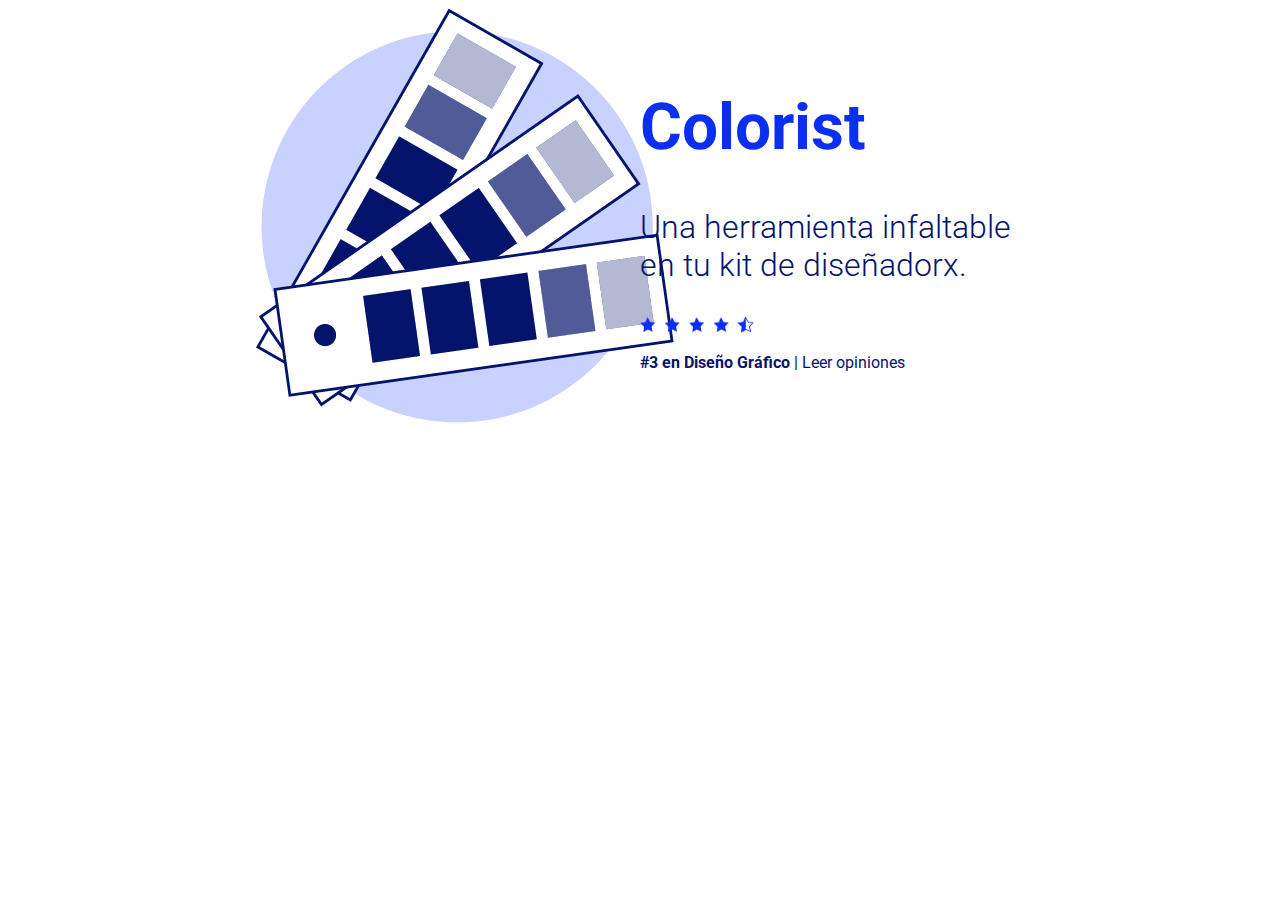
<file: Lab2/index.html>
<!DOCTYPE html>
<html lang="en">
<head>
    <meta charset="UTF-8">
    <meta http-equiv="X-UA-Compatible" content="IE=edge">
    <meta name="viewport" content="width=device-width, initial-scale=1.0">
    <title>Ejercicio 2</title>
    <link rel="stylesheet" href="style.css">
</head>
<body>
    <main>
        <div>
            <img src="./img-src/paleta.png" alt="">
        </div>
        <div>
            <h1>
                Colorist
            </h1>
            <p id="p">
                <!--p = parrafo-->  
                Una herramienta infaltable <br> en tu kit de diseñadorx.
            </p> 
           
                <img src="./img-src/puntuacion.png" id="puntuacion" alt="">
           <p>
            #3 en Diseño Gráfico <span>| Leer opiniones </span>
           </p>

        </div>
    </main>
</body>
</html>
</file>
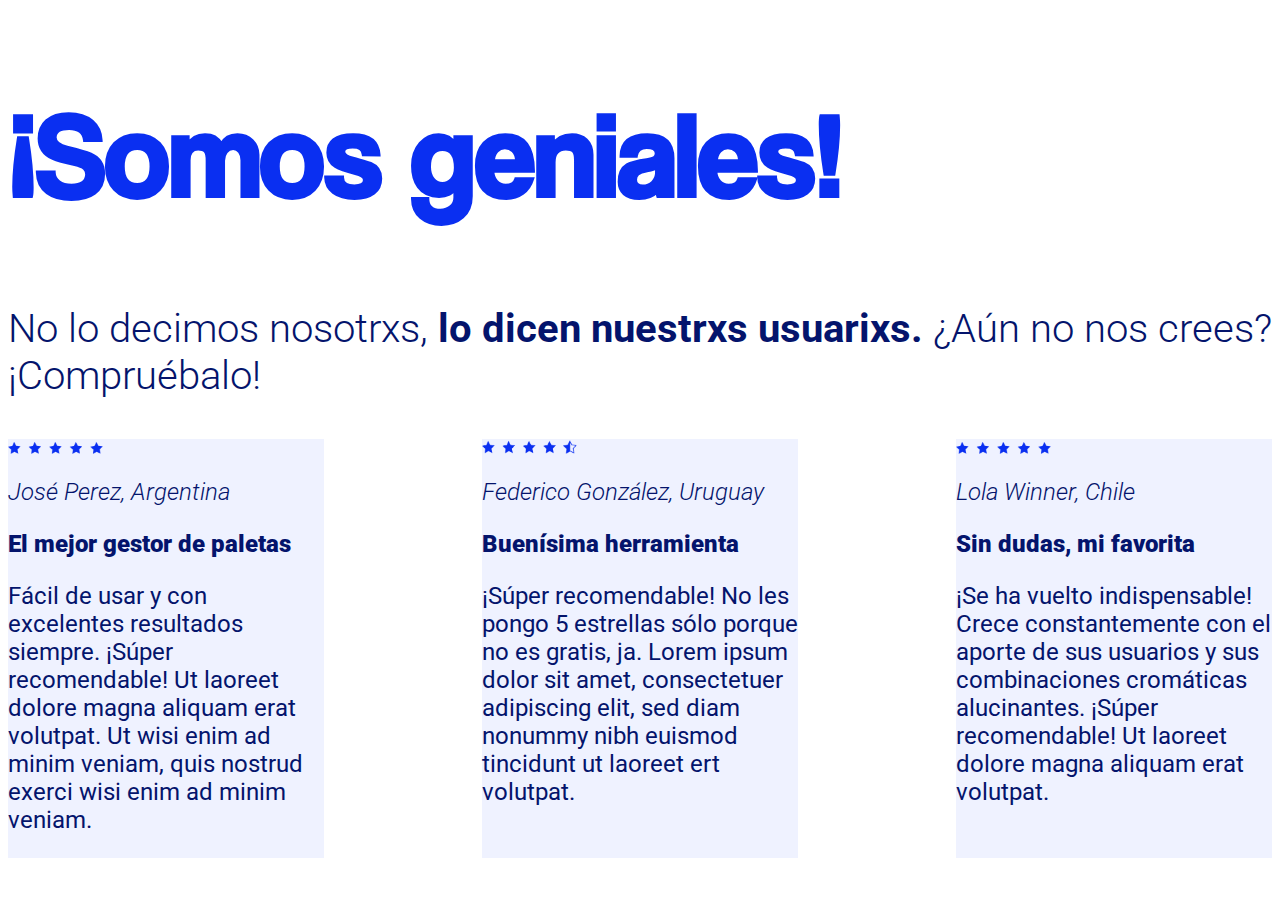
<file: Lab3/index.html>
<!DOCTYPE html>
<html lang="en">
<head>
    <meta charset="UTF-8">
    <meta http-equiv="X-UA-Compatible" content="IE=edge">
    <meta name="viewport" content="width=device-width, initial-scale=1.0">
    <title>EJERCICIO 3</title>
    <link rel="stylesheet" href="style.css">
</head>
<body>
    <header>
    <h1>¡Somos geniales!</h1>
    <p>No lo decimos nosotrxs, <span>lo dicen nuestrxs usuarixs.</span> ¿Aún no nos crees? ¡Compruébalo!</p>
    </header>
    <main>
    <div>
        <img src="./img-src/D1E3-cincoestrellas.png" alt="">
    <h2>José Perez, Argentina</h2>
    <h3>El mejor gestor de paletas</h3>
    <p> Fácil de usar y con excelentes resultados siempre. ¡Súper recomendable! Ut laoreet dolore magna aliquam erat volutpat. Ut wisi enim ad minim veniam, quis nostrud exerci wisi enim ad minim veniam.</p>
</div>
<div>
    <img src="./img-src/D1E3-casicincoestrellas.png" alt="">
    <h2>Federico González, Uruguay</h2>
    <h3>Buenísima herramienta</h3>
    <p>¡Súper recomendable!  No les pongo 5 estrellas sólo porque no es gratis, ja. Lorem ipsum dolor sit amet, consectetuer adipiscing elit, sed diam nonummy nibh euismod tincidunt ut laoreet ert volutpat.</p>
</div>   
<div>
    <img src="./img-src/D1E3-cincoestrellas.png" alt="">
    <h2>Lola Winner, Chile</h2>
    <h3>Sin dudas, mi favorita</h3>
   <p>¡Se ha vuelto indispensable! Crece constantemente con el aporte de sus usuarios y sus combinaciones cromáticas alucinantes. ¡Súper recomendable! Ut laoreet dolore magna aliquam erat volutpat.</p>
</div>
</main>
</body>
</html>
</file>
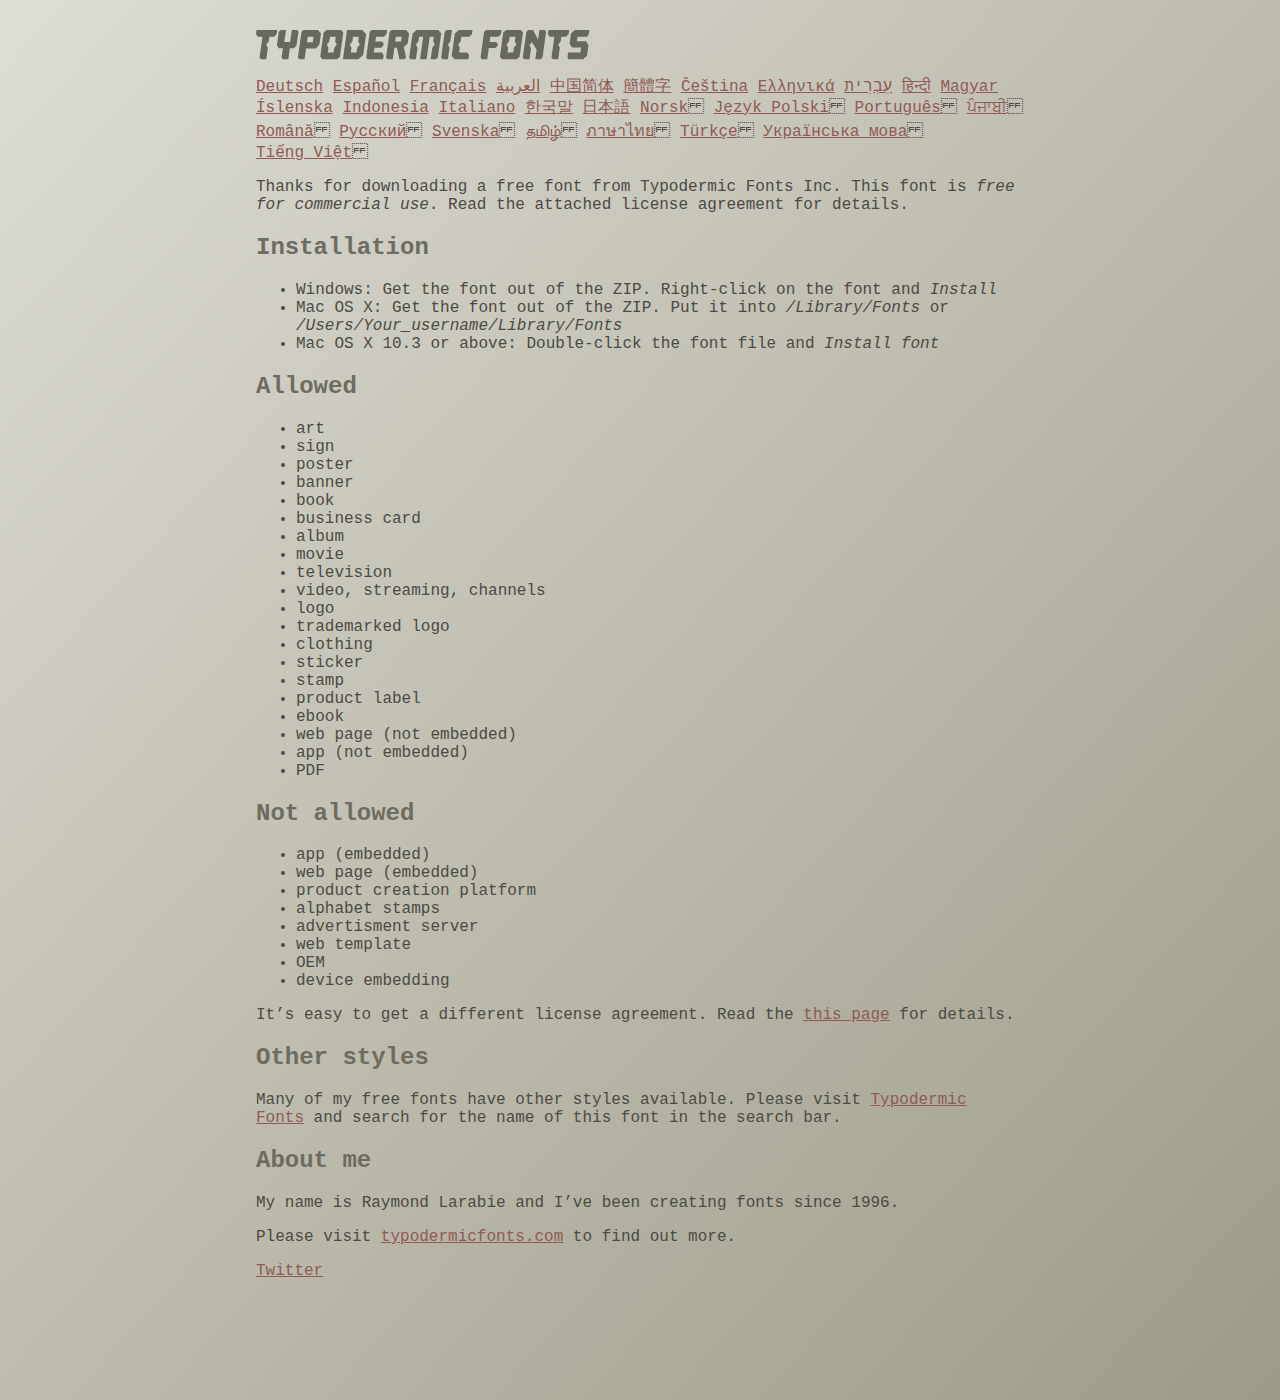
<file: Lab1/fonts/read-this.html>
<head>
<meta http-equiv="Content-Type" content="text/html; charset=utf-8">
<title>Typodermic Fonts Inc. Freeware Font instructions 2014</title>
<style type="text/css">
body {
	margin:30px 20% 120px 20%;
	padding:0px;
	font-family:Consolas, Courier, sans-serif;
	color:#4c4b44;
	background-color:#c2c1b3;

/* IE10 Consumer Preview */ 
background-image: -ms-linear-gradient(top left, #DEDDD6 0%, #9D9B87 100%);

/* Mozilla Firefox */ 
background-image: -moz-linear-gradient(top left, #DEDDD6 0%, #9D9B87 100%);

/* Opera */ 
background-image: -o-linear-gradient(top left, #DEDDD6 0%, #9D9B87 100%);

/* Webkit (Safari/Chrome 10) */ 
background-image: -webkit-gradient(linear, left top, right bottom, color-stop(0, #DEDDD6), color-stop(1, #9D9B87));

/* Webkit (Chrome 11+) */ 
background-image: -webkit-linear-gradient(top left, #DEDDD6 0%, #9D9B87 100%);

/* W3C Markup, IE10 Release Preview */ 
background-image: linear-gradient(to bottom right, #DEDDD6 0%, #9D9B87 100%);

	}
h2 {color:#6d6c61;}
a {color:#8f5b54;}
a:hover {color:#ffffff; background-color:#9a998c;}
</style>
</head>

<body>

<svg width="350px" height="30px">
	<path fill="#69685D" d="M0,4.006L0.554,0h20.674l-0.553,4.006l-2.559,2.772h-4.688l-0.682,4.816l-2.515,3.026l1.663,3.07
		l-1.62,11.594H4.987l-1.448-1.79l2.94-20.716H1.791L0,4.006z"/>
	<path fill="#69685D" d="M35.8,0h5.285l1.408,1.791l-1.876,13.343l-2.515,3.111h-4.264l-1.534,11.04h-5.286l-1.449-1.79l1.322-9.25
		h-4.263l-1.705-3.111l1.875-13.343L24.76,0h5.242l-1.706,12.064h5.799L35.8,0z"/>
	<path fill="#69685D" d="M62.09,0l2.899,3.453L63.412,14.58l-3.496,3.962h-9.805l-1.491,10.742h-5.244l-1.493-1.79l3.625-25.704
		L47.469,0H62.09z M50.965,12.362h5.797l0.81-5.583h-5.799L50.965,12.362z"/>
	<path fill="#69685D" d="M64.256,26.642l3.367-24.041L70.523,0h14.664l2.132,2.601l-3.368,24.041l-2.856,2.643H66.431L64.256,26.642
		z M73.335,11.595l-2.514,3.026l1.663,3.07l-0.683,4.816H77.6l0.68-4.816l2.516-3.07l-1.663-3.026l0.681-4.816h-5.796L73.335,11.595
		z"/>
	<path fill="#69685D" d="M86.926,29.285L91.017,0h15.518l3.581,4.307l-2.899,20.673l-4.774,4.305H86.926z M96.345,11.595
		l-2.515,3.026l1.664,3.07l-0.683,4.816h5.798l0.681-4.816l2.516-3.07l-1.663-3.026l0.681-4.816h-5.796L96.345,11.595z"/>
	<path fill="#69685D" d="M127.114,29.285h-15.473l-1.492-1.79l3.624-25.704L115.731,0h15.389l-0.554,4.006l-2.557,2.772h-7.971
		l-0.684,4.816h6.906l1.662,3.026l-2.515,3.111h-6.905l-0.683,4.775h8.057l1.791,2.771L127.114,29.285z"/>
	<path fill="#69685D" d="M150.21,0l2.898,3.453l-1.405,9.977l-3.881,3.452l2.217,10.613l-1.748,1.79h-4.944l-2.387-11.553h-2.6
		l-1.622,11.553h-5.241l-1.493-1.79l3.624-25.704L135.588,0H150.21z M145.691,6.779h-5.796l-0.683,4.816h5.799L145.691,6.779z"/>
	<path fill="#69685D" d="M159.92,29.285h-5.242l-1.492-1.79l3.41-24.042L160.432,0h21.911l2.897,3.453l-3.409,24.042l-1.876,1.79
		h-5.284l1.617-11.594l2.517-3.07l-1.662-3.026l0.681-4.816h-4.092l-3.154,22.506h-6.522l3.155-22.506h-4.134l-0.683,4.816
		l-2.515,3.026l1.663,3.07L159.92,29.285z"/>
	<path fill="#69685D" d="M191.879,29.285h-5.244l-1.492-1.79l3.624-25.704L190.728,0h5.242l-1.619,11.595l-2.516,3.026l1.663,3.07
		L191.879,29.285z"/>
	<path fill="#69685D" d="M213.018,25.279l-0.554,4.006h-13.854l-2.899-3.494l3.156-22.338L202.702,0h13.854l-0.555,4.006
		l-2.558,2.772h-8.1l-0.683,4.816l-2.515,3.026l1.663,3.07l-0.683,4.816h8.1L213.018,25.279z"/>
	<path fill="#69685D" d="M226.007,29.285l-1.492-1.79l3.624-25.704L230.1,0h15.473l-0.554,4.006l-2.557,2.772h-8.058l-0.724,5.115
		h6.818l1.664,3.07l-2.557,3.11h-6.82l-1.535,11.211H226.007z"/>
	<path fill="#69685D" d="M243.903,26.642l3.368-24.041L250.17,0h14.663l2.131,2.601l-3.367,24.041l-2.855,2.643h-14.664
		L243.903,26.642z M252.983,11.595l-2.516,3.026l1.662,3.07l-0.681,4.816h5.796l0.684-4.816l2.515-3.07l-1.664-3.026l0.684-4.816
		h-5.798L252.983,11.595z"/>
	<path fill="#69685D" d="M280.639,19.822l-4.731-7.758l-2.516,3.069l1.662,3.069l-1.533,11.082h-5.244l-1.493-1.79l3.626-25.704
		L272.37,0h4.773l4.902,9.677L283.41,0h5.285l1.407,1.791l-3.623,25.704l-1.877,1.79h-5.285L280.639,19.822z"/>
	<path fill="#69685D" d="M291.926,4.006L292.48,0h20.674l-0.554,4.006l-2.557,2.772h-4.691l-0.681,4.816l-2.516,3.026l1.664,3.07
		l-1.621,11.594h-5.285l-1.451-1.79l2.942-20.716h-4.689L291.926,4.006z"/>
	<path fill="#69685D" d="M325.168,17.478h-9.209l-2.387-3.923l1.45-10.102L318.857,0h14.452l-0.682,4.86l-1.621,1.918h-9.506
		l-0.64,4.561h9.208l2.388,3.878l-1.493,10.572l-3.836,3.494h-14.579l-1.107-1.917l0.682-4.86h12.362L325.168,17.478z"/>
</svg>

<br>

<p translate="no">

<a href="https://translate.google.com/translate?hl=en&sl=en&tl=de&u=https://typodermicfonts.com/wp-content/uploads/2021/04/read-this.html&sandbox=0&usg=ALkJrhivq6___mill12Uw6fPvMWyJxstkw">Deutsch</a>

<a href="https://translate.google.com/translate?hl=en&sl=en&tl=es&u=https://typodermicfonts.com/wp-content/uploads/2021/04/read-this.html&sandbox=0&usg=ALkJrhjAt3cpinDeMTX6Ro8UcZFqaE8K5Q">Español</a>

<a href="https://translate.google.com/translate?hl=en&sl=en&tl=fr&u=https://typodermicfonts.com/wp-content/uploads/2021/04/read-this.html&sandbox=0&usg=ALkJrhjObLPhFyyhwigF-dBoOZ3eXYdDsw">Français</a>

<a href="https://translate.google.com/translate?hl=en&sl=en&tl=ar&u=https://typodermicfonts.com/wp-content/uploads/2021/04/read-this.html&sandbox=0&usg=ALkJrhg2hs-st3zodt-AjmoeuPHfyJsTEg">العربية</a>

<a href="https://translate.google.com/translate?hl=en&sl=en&tl=zh-CN&u=https://typodermicfonts.com/wp-content/uploads/2021/04/read-this.html&sandbox=0&usg=ALkJrhiilVnjG1Ks0DN7UyRqbKExhxAT-Q">中国简体</a>

<a href="https://translate.google.com/translate?hl=en&sl=en&tl=zh-TW&u=https://typodermicfonts.com/wp-content/uploads/2021/04/read-this.html&sandbox=0&usg=ALkJrhiSCPRAYToARlHI4kxIK9eCIFKQhw">簡體字</a>

<a href="https://translate.google.com/translate?hl=en&sl=en&tl=cs&u=https://typodermicfonts.com/wp-content/uploads/2021/04/read-this.html&sandbox=0&usg=ALkJrhj3z2HOOmCXLT-ApYW2SCeBvTGvTA">Čeština</a>

<a href="https://translate.google.com/translate?hl=en&sl=en&tl=el&u=https://typodermicfonts.com/wp-content/uploads/2021/04/read-this.html&sandbox=0&usg=ALkJrhhoORG-43TvZ2NVrll3T0oyOZE0VA">Ελληνικά</a>

<a href="https://translate.google.com/translate?hl=en&sl=en&tl=iw&u=https://typodermicfonts.com/wp-content/uploads/2021/04/read-this.html&sandbox=0&usg=ALkJrhiP4kLXdDxVNuV6-9tHJ8Tbt-1xKw">עִבְרִית</a>

<a href="https://translate.google.com/translate?hl=en&sl=en&tl=hi&u=https://typodermicfonts.com/wp-content/uploads/2021/04/read-this.html&sandbox=0&usg=ALkJrhhJmUufReWrMTSaGKPPOqV7q5jpGQ">हिन्दी</a>

<a href="https://translate.google.com/translate?hl=en&sl=en&tl=hu&u=https://typodermicfonts.com/wp-content/uploads/2021/04/read-this.html&sandbox=0&usg=ALkJrhgfcL_UwP3jkr6Vvq35rkhETFuTug">Magyar</a>

<a href="https://translate.google.com/translate?hl=en&sl=en&tl=is&u=https://typodermicfonts.com/wp-content/uploads/2021/04/read-this.html&sandbox=0&usg=ALkJrhjpK9lELyRP50Vv3RNgqCJDb6d-GQ">Íslenska</a>

<a href="https://translate.google.com/translate?hl=en&sl=en&tl=id&u=https://typodermicfonts.com/wp-content/uploads/2021/04/read-this.html&sandbox=0&usg=ALkJrhiExV3gmyXBUVqcwNiGiUWQSRrgIQ">Indonesia</a>

<a href="https://translate.google.com/translate?hl=en&sl=en&tl=it&u=https://typodermicfonts.com/wp-content/uploads/2021/04/read-this.html&sandbox=0&usg=ALkJrhgMr2_uulaLYRSFz8C34rtcbN6XEg">Italiano</a>

<a href="https://translate.google.com/translate?hl=en&sl=en&tl=ko&u=https://typodermicfonts.com/wp-content/uploads/2021/04/read-this.html&sandbox=0&usg=ALkJrhhl_nNXiOMIiBERq879UXH1XYfZGw">한국말</a>

<a href="https://translate.google.com/translate?hl=en&ie=UTF8&prev=_t&sl=en&tl=ja&u=https://typodermicfonts.com/wp-content/uploads/2021/04/read-this.html&sandbox=0&usg=ALkJrhi2FvSFgSUub72-Sq2moIRAosCiLA">日本語</a>

<a href="https://translate.google.com/translate?hl=en&sl=en&tl=no&u=https://typodermicfonts.com/wp-content/uploads/2021/04/read-this.html&sandbox=0&usg=ALkJrhhnf9AGd5hfxwA04e1w-tfYPha1ww">Norsk</a>
<a href="https://translate.google.com/translate?hl=en&sl=en&tl=pl&u=https://typodermicfonts.com/wp-content/uploads/2021/04/read-this.html&sandbox=0&usg=ALkJrhjZTe5eJRrZffLe0zgqEHPrMb8pOQ">Język&nbsp;Polski</a>
<a href="https://translate.google.com/translate?hl=en&sl=en&tl=pt-BR&u=https://typodermicfonts.com/wp-content/uploads/2021/04/read-this.html&sandbox=0&usg=ALkJrhg-zp3i6AcZCv02ONjZ5YvkcCFDBw">Português</a>
<a href="https://translate.google.com/translate?hl=en&sl=en&tl=pa&u=https://typodermicfonts.com/wp-content/uploads/2021/04/read-this.html&sandbox=0&usg=ALkJrhhPEMoYvW59_DJT7y6fxgG2IMh23A">ਪੰਜਾਬੀ</a>
<a href="https://translate.google.com/translate?hl=en&sl=en&tl=ro&u=https://typodermicfonts.com/wp-content/uploads/2021/04/read-this.html&sandbox=0&usg=ALkJrhgD0R8zxuQQh-YmFpQTJdvjhAYm2A">Română</a>
<a href="https://translate.google.com/translate?hl=en&sl=en&tl=ru&u=https://typodermicfonts.com/wp-content/uploads/2021/04/read-this.html&sandbox=0&usg=ALkJrhgI6c7Pd-FCcipT4xc2NPTefj5JJg">Русский</a>
<a href="https://translate.google.com/translate?hl=en&sl=en&tl=sv&u=https://typodermicfonts.com/wp-content/uploads/2021/04/read-this.html&sandbox=0&usg=ALkJrhhA8gW_-rjCbZQ5TK46zFMB3_StEQ">Svenska</a>
<a href="https://translate.google.com/translate?hl=en&sl=en&tl=ta&u=https://typodermicfonts.com/wp-content/uploads/2021/04/read-this.html&sandbox=0&usg=ALkJrhiwxxCEPzu3pHBXP-fbTZaOzYqe3g">தமிழ்</a>
<a href="https://translate.google.com/translate?hl=en&sl=en&tl=th&u=https://typodermicfonts.com/wp-content/uploads/2021/04/read-this.html&sandbox=0&usg=ALkJrhjP1N1DRUB1M81k5mi5KnRtt5C2-Q">ภาษาไทย</a>
<a href="https://translate.google.com/translate?hl=en&sl=en&tl=tr&u=https://typodermicfonts.com/wp-content/uploads/2021/04/read-this.html&sandbox=0&usg=ALkJrhiTYbD039OWznCcGyQnMy89_v-1gA">Türkçe</a>
<a href="https://translate.google.com/translate?hl=en&sl=en&tl=uk&u=http%3A%2F%2Ftypodermicfonts.com%2Fwp-content%2Fuploads%2F2014%2F02%2Fread-this.html">Українська&nbsp;мова</a>
<a href="https://translate.google.com/translate?hl=en&sl=en&tl=vi&u=https://typodermicfonts.com/wp-content/uploads/2021/04/read-this.html&sandbox=0&usg=ALkJrhirTQPOLCZognLpxOvJQT_158y07A">Tiếng&nbsp;Việt</a>
</p>


<p>Thanks for downloading a free font from <span translate="no">Typodermic Fonts Inc.</span> This font is <em>free for commercial use</em>. Read the attached license agreement for details.</p>


<h2>Installation</h2>

<ul>
<li>Windows: Get the font out of the ZIP. Right-click on the font and <em>Install</em>
<li>Mac OS X: Get the font out of the ZIP. Put it into <cite translate="no">/Library/Fonts</cite> or <cite translate="no">/Users/Your_username/Library/Fonts</cite>
<li>Mac OS X 10.3 or above: Double-click the font file and <em>Install font</em>
</ul>


<h2>Allowed</h2>

<ul>
<li>art
<li>sign
<li>poster
<li>banner
<li>book
<li>business card
<li>album
<li>movie
<li>television
<li>video, streaming, channels
<li>logo
<li>trademarked logo
<li>clothing
<li>sticker
<li>stamp
<li>product label
<li>ebook
<li>web page (not embedded)
<li>app (not embedded)
<li>PDF
</ul>

<h2>Not allowed</h2>

<ul>
<li>app (embedded)
<li>web page (embedded)
<li>product creation platform
<li>alphabet stamps
<li>advertisment server
<li>web template
<li>OEM
<li>device embedding
</ul>

<p>It&rsquo;s easy to get a different license agreement. Read the <a href="https://typodermicfonts.com/custom/">this page</a> for details.</p>

<h2>Other styles</h2>

<p>Many of my free fonts have other styles available. Please visit <a href="https://typodermicfonts.com">Typodermic Fonts</a> and search for the name of this font in the search bar.</p>


<h2>About me</h2>

<p>My name is <span translate="no">Raymond Larabie</span> and I&rsquo;ve been creating fonts since 1996.</p>

<p>Please visit <a href="https://typodermicfonts.com">typodermicfonts.com</a> to find out more.</p>
<p translate="no"><p><a href="https://twitter.com/typodermic">Twitter</a></p>


</body>
</file>
<file: Lab2/style.css>
@import url('https://fonts.googleapis.com/css2?family=Roboto:wght@300;400;700&display=swap');
body{
    font-family:'Roboto',sans-serif ;
}
h1{
    font-size: 64px;
    color: #0a2ff1; 
    font-weight: 700;
}
p { 
    font-weight:700;
    font-size: 16px;
    color: #04146c;
}

p span { 
    font-weight: 400;
}
#p { 
    font-weight: 300;
    font-size: 32px;

}
#puntuacion{
    width: 30%;
    height: 30%;
}
main { 
    display: flex;

    justify-content:center; 
    align-items: center;
}
div { margin-right: 5px; width: 30%;}
</file>
<file: Lab3/style.css>
@import url('https://fonts.googleapis.com/css2?family=Roboto:ital,wght@0,300;0,400;0,700;0,900;1,300&display=swap');
@font-face {
    font-family: coolvetica;
    src: url(./fonts/coolvetica.otf);
    
}
body{
    font-family: 'Roboto',sans-serif;
}
h1{
    font-family: coolvetica;
    font-size: 120px;
    color: #0a2ff1;
}
header p{
    font-size: 40px;
    color: #04146c;
    font-weight: 300;
}
header p span{
    font-weight: 700;
}
div img{
width:30%;
} 
main{
    display: flex;
    justify-content: space-between;
}
div{
    width: 25%;
    background-color: #eff2ff;
}
div p{
    font-size: 24px;
    color: #04146c;
    font-weight: 400;
}
div h2{
    font-size: 24px;
    color: #04146c;
    font-weight: 300;
    font-style: italic;
}
div h3{
    font-size: 24px;
    color: #04146c;
    font-weight: 900;
}
</file>
